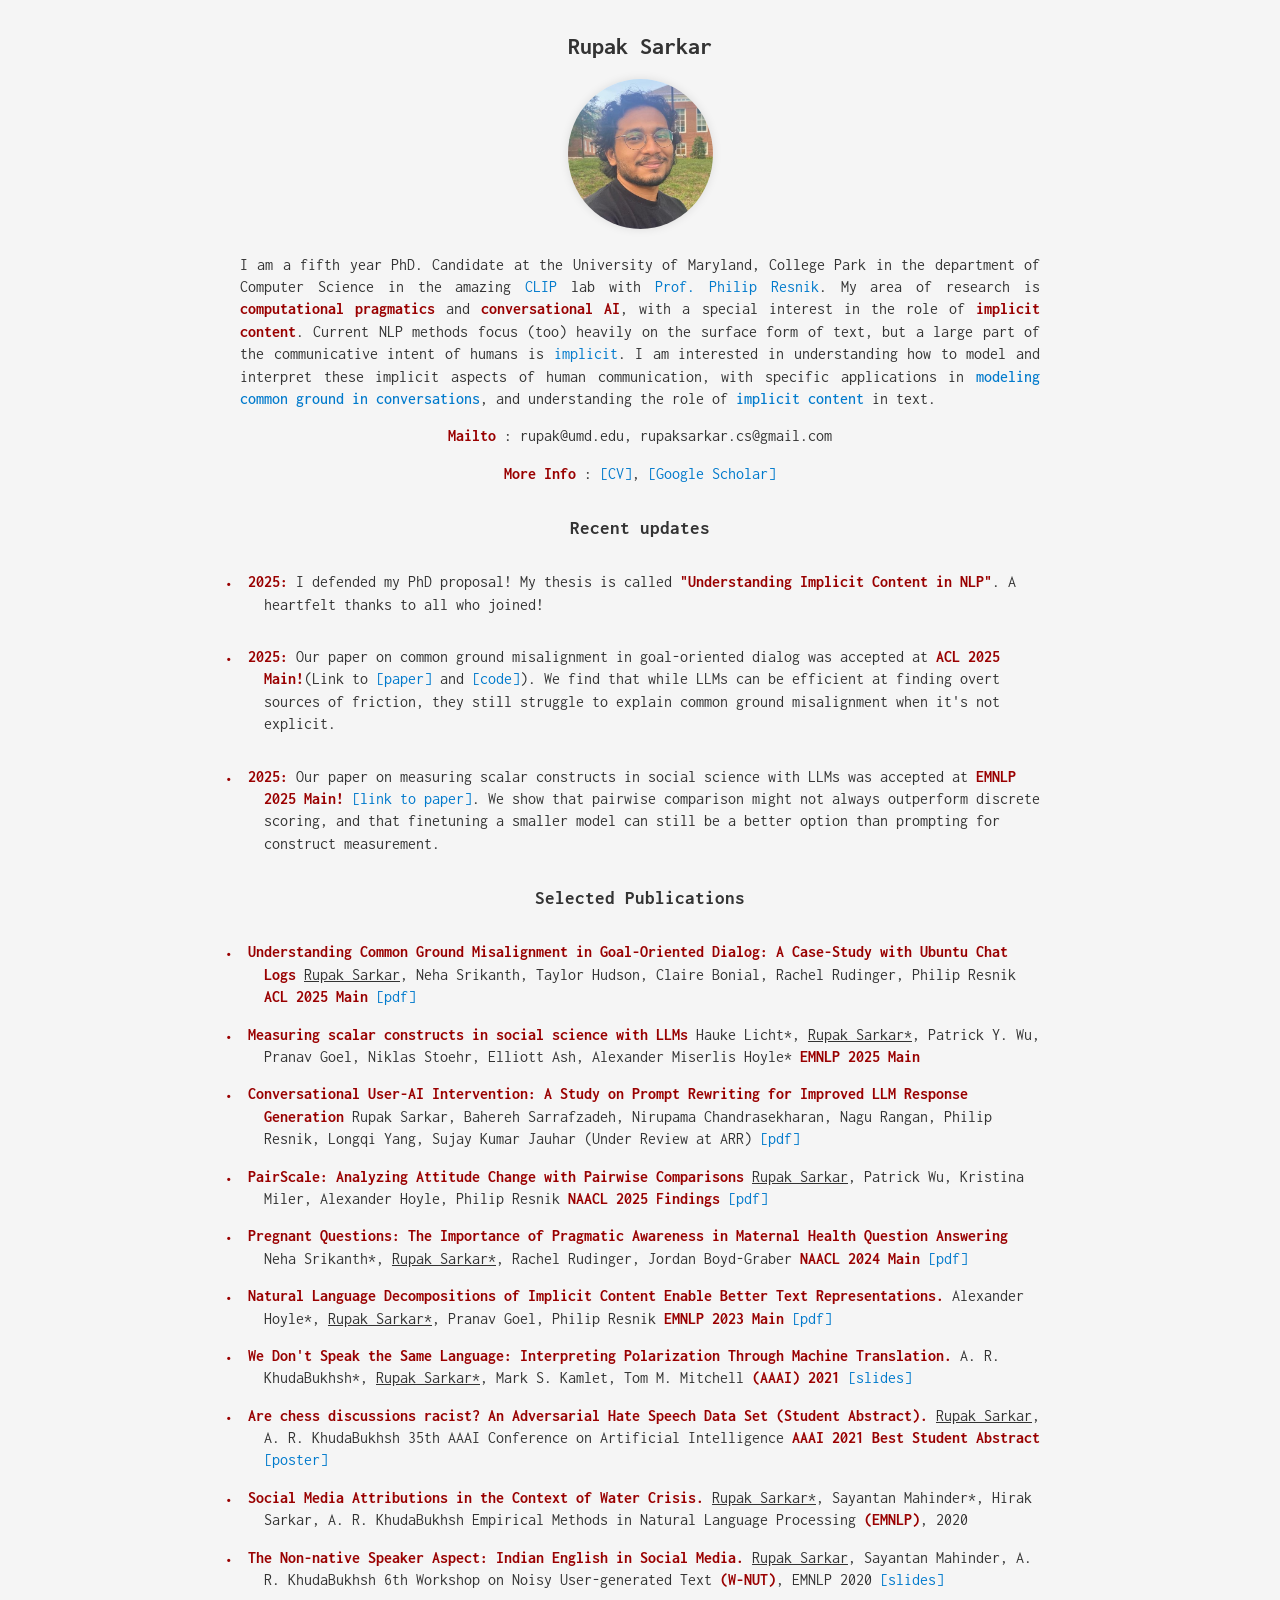
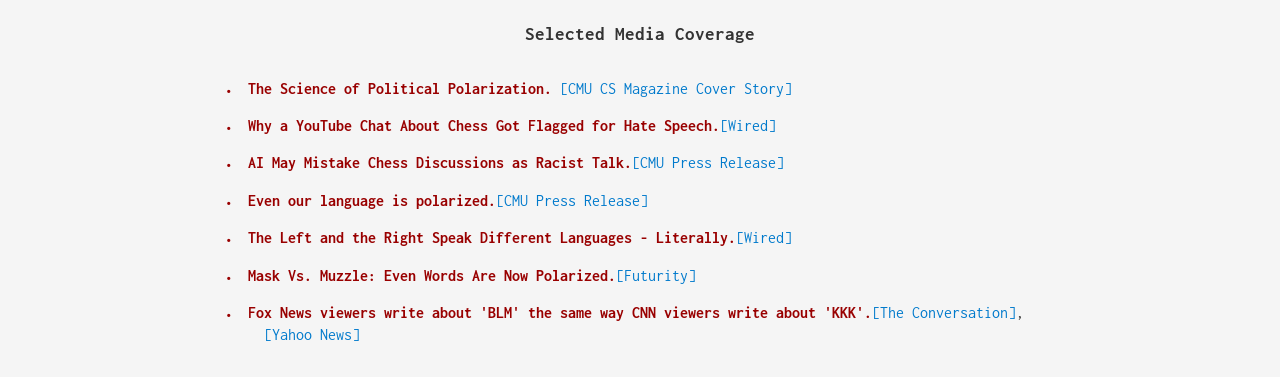
<file: index.html>
<!DOCTYPE html>
<html>
<head>
    <meta name="viewport" content="width=device-width, initial-scale=1">
    <title>Rupak Sarkar</title>
    <!-- Load the Inconsolata font from Google Fonts -->
    <link href="https://fonts.googleapis.com/css2?family=Inconsolata:wght@400;700&display=swap" rel="stylesheet">
    <style>
        body {
            font-family: 'Inconsolata', monospace;
            margin: 0;
            padding: 0;
            display: flex;
            justify-content: center;
            align-items: center;
            flex-direction: column;
            background-color: #f5f5f5;
            color: #333;
            line-height: 1.4;
            padding: 15px;
            box-sizing: border-box;
        }
        h2, h3 {
            text-align: center;
            margin: 15px 0;
            color: #333;
            font-weight: 700;
        }
        img {
            border-radius: 50%;
            box-shadow: 0 0 10px rgba(0, 0, 0, 0.1);
            margin-bottom: 25px;
        }
        p {
            max-width: 800px;
            margin: 0 20px 15px;
            text-align: justify;
        }
        ul {
            list-style: none;
            padding: 0;
            margin: 0;
            padding-left: 40px;
            padding-right: 40px;
            max-width: 800px;
        }
        li {
            margin: 15px 0;
            text-indent: -1em;
            padding-left: 1.5em;
            position: relative;
        }
        li:before {
            content: "•";
            color: #990000;
            position: absolute;
            left: 0;
            font-size: 1.2em;
        }
        a {
            color: #007acc;
            text-decoration: none;
            transition: color 0.2s ease-in;
        }
        a:hover {
            color: #005999;
            text-decoration: underline;
        }
        b {
            color: #990000;
            font-weight: 700;
        }
        @media (max-width: 600px) {
            body {
                padding: 10px;
            }
            img {
                width: 120px;
                height: 125px;
            }
        }
    </style>
</head>

<body>
    <h2>Rupak Sarkar</h2>
    <img src="sarkar.jpg" alt="sarkar" style="width:145px;height:150px;">
    <p>
        I am a fifth year PhD. Candidate at the University of Maryland, 
        College Park in the department of Computer Science in the amazing 
        <a href="https://wiki.umiacs.umd.edu/clip/index.php/Main_Page">CLIP</a> lab 
        with <a href="http://users.umiacs.umd.edu/~resnik/">Prof. Philip Resnik</a>.
        My area of research is <b>computational pragmatics</b> and <b>conversational AI</b>, with a special interest in the role of 
        <b>implicit content</b>. Current NLP methods focus (too) heavily on the surface form of text, but a large part 
        of the communicative intent of humans is <a href="https://aclanthology.org/2023.emnlp-main.815.pdf" target="_blank">implicit</a>.
        I am interested in understanding how to model and interpret these implicit aspects of human communication, with 
        specific applications in<span style="color: #007acc; font-weight: 520;"> modeling common ground in conversations</span>, and understanding the role of<span style="color: #007acc; font-weight: 520;"> implicit content</span>
        in text.
    </p>
    <p><b>Mailto</b> : rupak@umd.edu, rupaksarkar.cs@gmail.com</p>
    <p><b>More Info</b> : <a href="resources/Sarkar_Rupak_RESUME.pdf">[CV]</a>, <a href="https://scholar.google.com/citations?user=SOckmGoAAAAJ">[Google Scholar]</a></p>

    <h3>Recent updates</h3>

    <ul>
        <li><b>2025: </b>I defended my PhD proposal! My thesis is called <b>"Understanding Implicit Content in NLP"</b>. A heartfelt thanks to all who joined!</li>
    </ul>

    <ul>
        <li><b>2025: </b>Our paper on common ground misalignment in goal-oriented dialog was accepted at <b>ACL 2025 Main!</b>(Link to <a href="https://arxiv.org/pdf/2503.12370">[paper]</a> and <a href="https://github.com/styx97/cg-misalignment">[code]</a>). We find that while LLMs can be efficient at finding overt sources of friction, they still struggle to explain common ground misalignment when it's not explicit.</li>
    </ul>
    <ul>
        <li><b>2025: </b> Our paper on measuring scalar constructs in social science with LLMs was accepted at <b>EMNLP 2025 Main!</b> <a href="https://arxiv.org/pdf/2509.03116?"> [link to paper]</a>. We show that pairwise comparison might not always outperform discrete scoring, and that finetuning a smaller model can still be a better option than prompting for construct measurement.</li>
    </ul>

    <h3>Selected Publications</h3>
    <ul>
        <li><b>Understanding Common Ground Misalignment in Goal-Oriented Dialog: A Case-Study with Ubuntu Chat Logs</b> <u>Rupak Sarkar</u>, Neha Srikanth, Taylor Hudson, Claire Bonial, Rachel Rudinger, Philip Resnik <b>ACL 2025 Main</b> <a href="https://arxiv.org/pdf/2503.12370">[pdf] </a> </li>
        <li><b>Measuring scalar constructs in social science with LLMs</b> Hauke Licht*, <u>Rupak Sarkar*</u>, Patrick Y. Wu, Pranav Goel, Niklas Stoehr, Elliott Ash, Alexander Miserlis Hoyle* <b>EMNLP 2025 Main</b></li>
        <li><b>Conversational User-AI Intervention: A Study on Prompt Rewriting for Improved LLM Response Generation</b> Rupak Sarkar, Bahereh Sarrafzadeh, Nirupama Chandrasekharan, Nagu Rangan, Philip Resnik, Longqi Yang, Sujay Kumar Jauhar (Under Review at ARR) <a href="https://arxiv.org/pdf/2503.16789">[pdf] </a> </li>
        <li><b>PairScale: Analyzing Attitude Change with Pairwise Comparisons</b> <u>Rupak Sarkar</u>, Patrick Wu, Kristina Miler, Alexander Hoyle, Philip Resnik <b>NAACL 2025 Findings</b> <a href="https://aclanthology.org/2025.findings-naacl.94.pdf">[pdf] </a> </li>
        <li><b>Pregnant Questions: The Importance of Pragmatic Awareness in Maternal Health Question Answering</b> Neha Srikanth*, <u>Rupak Sarkar*</u>, Rachel Rudinger, Jordan Boyd-Graber  <b>NAACL 2024 Main</b> <a href="https://arxiv.org/pdf/2311.09542.pdf">[pdf]</a></li>
        <li><b>Natural Language Decompositions of Implicit Content Enable Better Text Representations.</b> Alexander Hoyle*, <u>Rupak Sarkar*</u>, Pranav Goel, Philip Resnik <b>EMNLP 2023 Main</b> <a href="https://aclanthology.org/2023.emnlp-main.815.pdf">[pdf]</a></li>
        <li><b>We Don't Speak the Same Language: Interpreting Polarization Through Machine Translation.</b> A. R. KhudaBukhsh*, <u>Rupak Sarkar*</u>, Mark S. Kamlet, Tom M. Mitchell 
        <b>(AAAI) 2021</b> <a href="resources/AAAI polarization talk.pdf">[slides]</a></li>
        <li><b>Are chess discussions racist? An Adversarial Hate Speech Data Set (Student Abstract).</b> <u>Rupak Sarkar</u>, A. R. KhudaBukhsh 
        35th AAAI Conference on Artificial Intelligence <b>AAAI 2021 Best Student Abstract</b> <a href="resources/AAAI-2021-Chess.pdf">[poster]</a></li>
        <li><b>Social Media Attributions in the Context of Water Crisis.</b> <u>Rupak Sarkar*</u>, Sayantan Mahinder*, Hirak Sarkar, A. R. KhudaBukhsh 
        Empirical Methods in Natural Language Processing <b>(EMNLP)</b>, 2020</li>
        <li><b>The Non-native Speaker Aspect: Indian English in Social Media.</b> <u>Rupak Sarkar</u>, Sayantan Mahinder, A. R. KhudaBukhsh 
        6th Workshop on Noisy User-generated Text <b>(W-NUT)</b>, EMNLP 2020 <a href="resources/The Non-native speaker Aspect _ Indian English in Social Media.pdf">[slides]</a></li>
    </ul>

    <h3>Selected Media Coverage</h3>
    <ul>
        <li><b>The Science of Political Polarization.</b> <a href="https://magazine.cs.cmu.edu/cover-story-the-science-of-political-polarization">[CMU CS Magazine Cover Story]</a></li>
        <li><b>Why a YouTube Chat About Chess Got Flagged for Hate Speech.</b><a href='https://www.wired.com/story/why-youtube-chat-chess-flagged-hate-speech/'>[Wired]</a></li>
        <li><b>AI May Mistake Chess Discussions as Racist Talk.</b><a href="https://www.cs.cmu.edu/news/ai-may-mistake-chess-discussions-racist-talk">[CMU Press Release]</a></li>
        <li><b>Even our language is polarized.</b><a href='https://www.cs.cmu.edu/news/even-our-language-polarized'>[CMU Press Release]</a></li>
        <li><b>The Left and the Right Speak Different Languages - Literally.</b><a href='https://www.wired.com/story/left-right-speak-different-languages-literally/'>[Wired]</a></li>
        <li><b>Mask Vs. Muzzle: Even Words Are Now Polarized.</b><a href='https://www.futurity.org/meanings-of-words-polarized-2459732-2/'>[Futurity]</a></li>
        <li><b>Fox News viewers write about 'BLM' the same way CNN viewers write about 'KKK'.</b><a href="https://theconversation.com/fox-news-viewers-write-blm-the-same-way-cnn-viewers-write-kkk-147894">[The Conversation]</a>, <a href='https://news.yahoo.com/fox-news-viewers-write-blm-122351830.html'>[Yahoo News]</a></li>
    </ul>
</body>
</html>
</file>
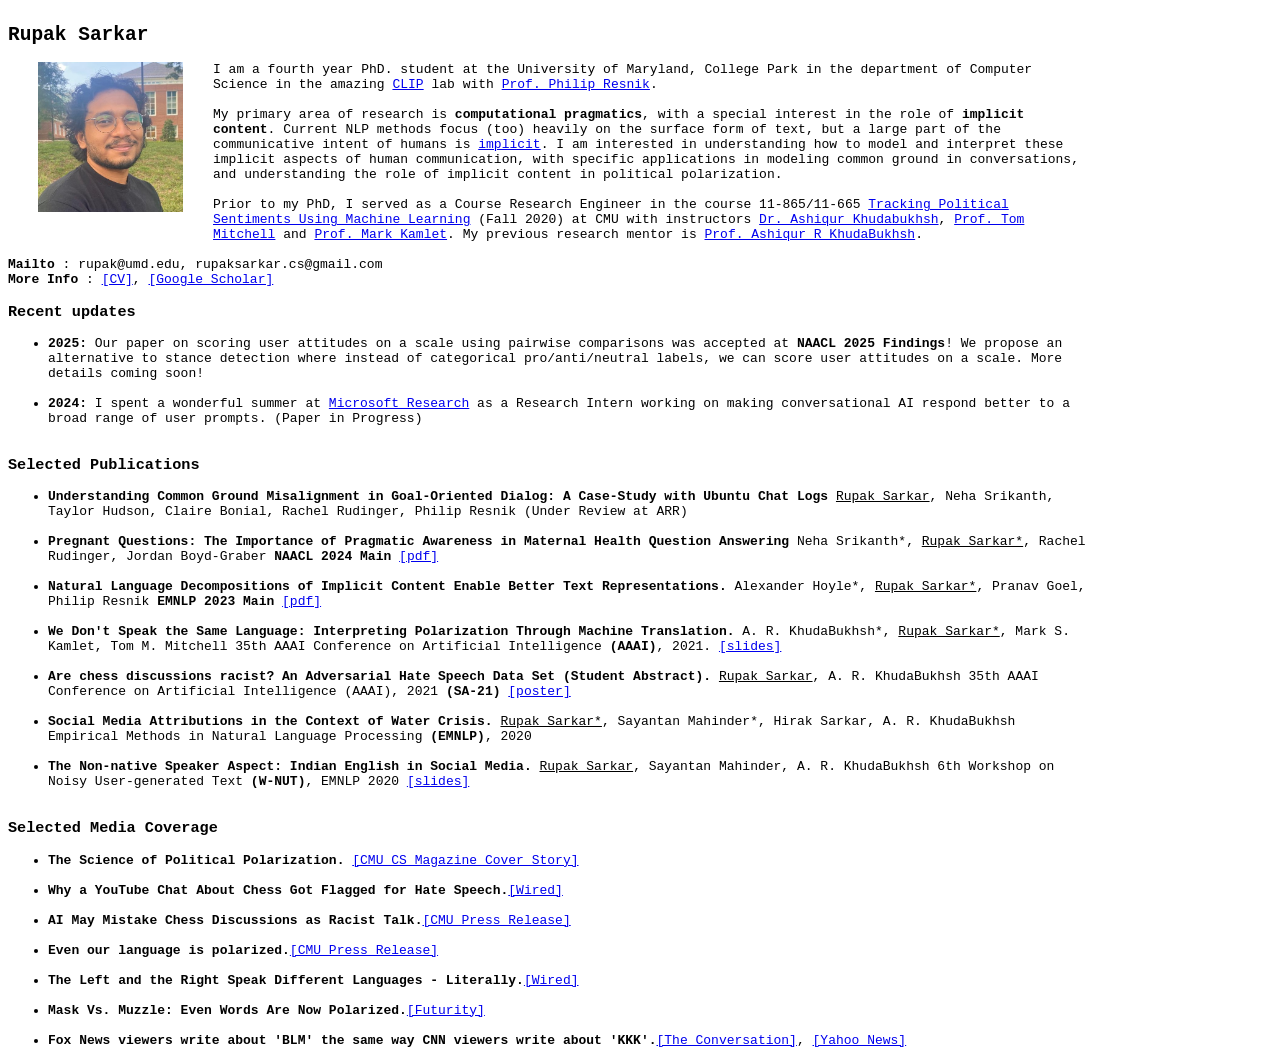
<file: index_old.html>
<html> 
    <head>
        <meta name="viewport" content="width=device-width, height=device-height, initial-scale=1"> 
        <title> 
        Rupak Sarkar 
        </title>
        <style>
            title {
                text-align: center;
            }
            img {
              float: left;
            }
            body {
                display: flex;
                justify-content: center;
            }  
        </style> 
    </head> 
    <body style="max-width: 1080px">
    <code>
    <h2> 
        Rupak Sarkar 
    </h2> 
    
    
    <img src="sarkar.jpg" alt="sarkar" style="width:145px;height:150px;margin-left:30px;margin-bottom: 17px;margin-right: 30px;"> I am a fourth year PhD. student at the University of Maryland, 
    College Park in the department of Computer Science in the amazing <a href="https://wiki.umiacs.umd.edu/clip/index.php/Main_Page">CLIP</a> lab 
    with <a href="http://users.umiacs.umd.edu/~resnik/">Prof. Philip Resnik</a>. <br><br> 
    
    My primary area of research is <b>computational pragmatics</b>, with a special interest in the role of <b>implicit content</b>. Current NLP methods focus (too) heavily on the surface form of text, but a large part of the communicative intent of humans is <a href="https://aclanthology.org/2023.emnlp-main.815.pdf" target="_blank">implicit</a>. I am interested in understanding how to model and interpret these implicit aspects of human communication, with specific applications in modeling common ground in conversations, and understanding the role of implicit content in political polarization. <br><br>

    Prior to my PhD, I served as a Course Research Engineer in the course 11-865/11-665 <a href='https://www.cs.cmu.edu/~akhudabu/politics/politics20.html'>Tracking Political Sentiments Using Machine Learning</a> 
    (Fall 2020) at CMU with instructors <a href='https://www.cs.cmu.edu/~akhudabu/'>Dr. Ashiqur Khudabukhsh<a>, <a href='http://www.cs.cmu.edu/~tom/'>Prof. Tom Mitchell</a> and <a href='https://www.heinz.cmu.edu/faculty-research/profiles/kamlet-mark/'>Prof. Mark Kamlet</a>. My previous research mentor is <a href='https://www.cs.cmu.edu/~akhudabu/'>Prof. Ashiqur R KhudaBukhsh</a>. 
    
    <br><br>
    <b>Mailto</b> : rupak@umd.edu, rupaksarkar.cs@gmail.com 
    <br>
    <b>More Info</b> : <a href="Sarkar_Rupak_RESUME.pdf">[CV]</a>, <a href="https://scholar.google.com/citations?user=SOckmGoAAAAJ">[Google Scholar]</a>
    
    <h3> 
        Recent updates 
    </h3>

    <ul>
    <li><b>2025: </b> Our paper on scoring user attitudes on a scale using pairwise comparisons was accepted at <b>NAACL 2025 Findings</b>! We propose an alternative to stance detection where instead of categorical pro/anti/neutral labels, we can score user attitudes on a scale. More details coming soon!</li><br>
    <li><b>2024: </b> I spent a wonderful summer at <a href="https://www.microsoft.com/en-us/research/lab/microsoft-research-redmond/">Microsoft Research</a> as a Research Intern working on making conversational AI respond better to a broad range of user prompts. (Paper in Progress) </li><br>
    </ul>
    <h3> 
        Selected Publications 
    </h3>
    <ul>
    <li><b>Understanding Common Ground Misalignment in Goal-Oriented Dialog: A Case-Study with Ubuntu Chat Logs</b> <u>Rupak Sarkar</u>, Neha Srikanth, Taylor Hudson, Claire Bonial, Rachel Rudinger, Philip Resnik (Under Review at ARR) </li><br>
    <li><b>Pregnant Questions: The Importance of Pragmatic Awareness in Maternal Health Question Answering</b> Neha Srikanth*, <u>Rupak Sarkar*</u>, Rachel Rudinger, Jordan Boyd-Graber  <b>NAACL 2024 Main</b> <a href="https://arxiv.org/pdf/2311.09542.pdf">[pdf]</a></li><br>        
    <li><b>Natural Language Decompositions of Implicit Content Enable Better Text Representations.</b> Alexander Hoyle*, <u>Rupak Sarkar*</u>, Pranav Goel, Philip Resnik <b>EMNLP 2023 Main</b> <a href="https://aclanthology.org/2023.emnlp-main.815.pdf">[pdf]</a></li><br>
    <li><b>We Don't Speak the Same Language: Interpreting Polarization Through Machine Translation.</b> A. R. KhudaBukhsh*, <u>Rupak Sarkar*</u>, Mark S. Kamlet, Tom M. Mitchell 
35th AAAI Conference on Artificial Intelligence <b>(AAAI)</b>, 2021. <a href="AAAI polarization talk.pdf">[slides]</a></li><br>
    <li><b>Are chess discussions racist? An Adversarial Hate Speech Data Set (Student Abstract).</b> <u>Rupak Sarkar</u>, A. R. KhudaBukhsh 
35th AAAI Conference on Artificial Intelligence (AAAI), 2021 <b>(SA-21)</b> <a href="AAAI-2021-Chess.pdf">[poster]</a> </li><br>
    <li><b>Social Media Attributions in the Context of Water Crisis.</b> <u>Rupak Sarkar*</u>, Sayantan Mahinder*, Hirak Sarkar, A. R. KhudaBukhsh 
Empirical Methods in Natural Language Processing <b>(EMNLP)</b>, 2020</li><br>
    <li><b>The Non-native Speaker Aspect: Indian English in Social Media.</b> <u>Rupak Sarkar</u>, Sayantan Mahinder, A. R. KhudaBukhsh 
6th Workshop on Noisy User-generated Text <b>(W-NUT)</b>, EMNLP 2020 <a href="The Non-native speaker Aspect _ Indian English in Social Media.pdf">[slides]</a></li><br>
    </ul>
    
    <h3> 
        Selected Media Coverage 
    </h3>
    <ul>
    <li><b>The Science of Political Polarization.</b> <a href="https://magazine.cs.cmu.edu/cover-story-the-science-of-political-polarization">[CMU CS Magazine Cover Story]</a></li><br>
    <li><b>Why a YouTube Chat About Chess Got Flagged for Hate Speech.</b><a href='https://www.wired.com/story/why-youtube-chat-chess-flagged-hate-speech/'>[Wired]</a></li><br>    
    <li><b>AI May Mistake Chess Discussions as Racist Talk.</b><a href="https://www.cs.cmu.edu/news/ai-may-mistake-chess-discussions-racist-talk">[CMU Press Release]</a></li><br> 
    <li><b>Even our language is polarized.</b><a href='https://www.cs.cmu.edu/news/even-our-language-polarized'>[CMU Press Release]</a></li><br>    
    <li><b>The Left and the Right Speak Different Languages - Literally.</b><a href='https://www.wired.com/story/left-right-speak-different-languages-literally/'>[Wired]</a></li><br>    
    <li><b>Mask Vs. Muzzle: Even Words Are Now Polarized.</b><a href='https://www.futurity.org/meanings-of-words-polarized-2459732-2/'>[Futurity]</a></li><br>    
    <li><b>Fox News viewers write about 'BLM' the same way CNN viewers write about 'KKK'.</b><a href="https://theconversation.com/fox-news-viewers-write-about-blm-the-same-way-cnn-viewers-write-about-kkk-147894">[The Conversation]</a>, <a href='https://news.yahoo.com/fox-news-viewers-write-blm-122351830.html'>[Yahoo News]</a></li><br>        
    </ul>
    </code>
    <br><br>

    
</body> 

</html>
</file>
